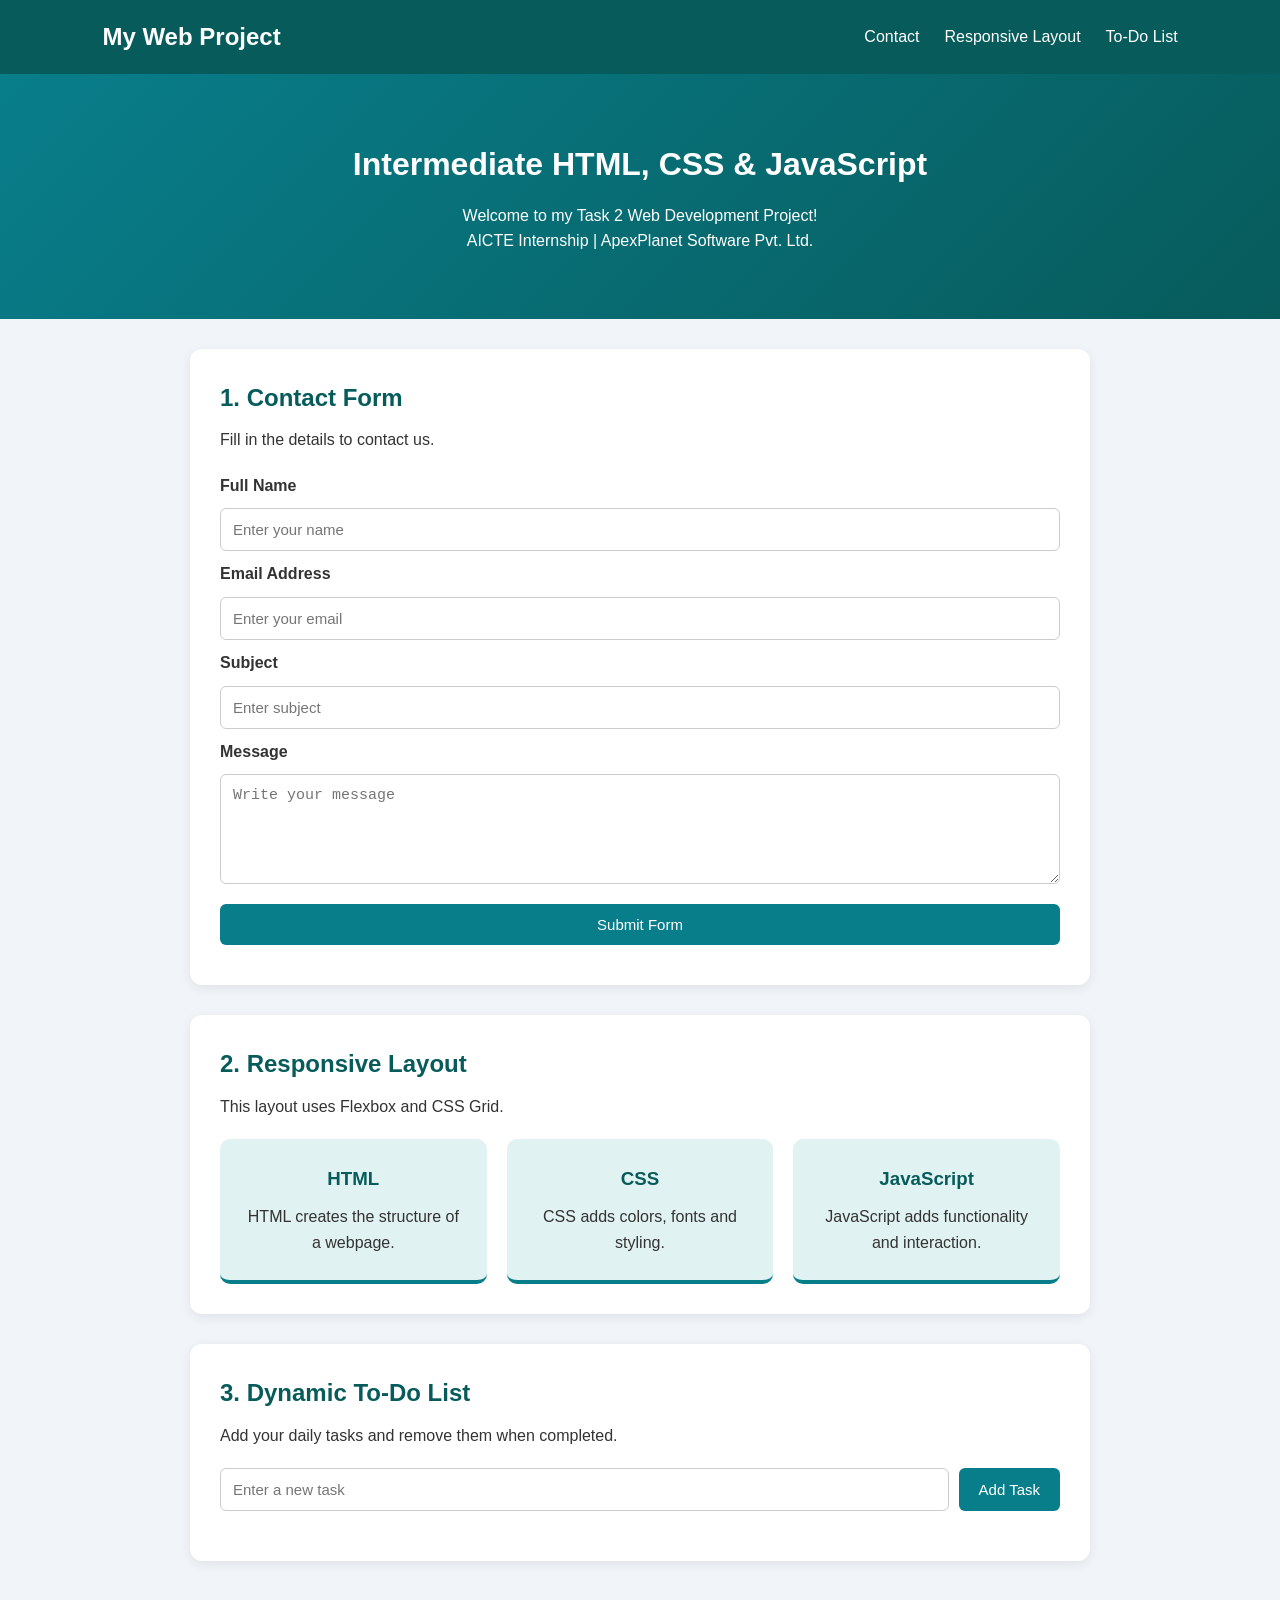
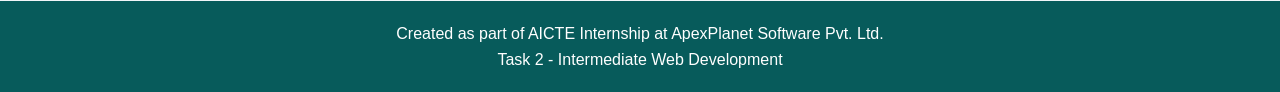
<file: Task2_WebDevelopment/index.html>
<!DOCTYPE html>
<html lang="en">
<head>
    <meta charset="UTF-8">
    <meta name="viewport" content="width=device-width, initial-scale=1.0">
    <title>Task 2 - ApexPlanet Internship</title>
    <link rel="stylesheet" href="style.css">
</head>
<body>

    <!-- Navigation Bar -->
    <header>
        <nav class="navbar">
            <h2>My Web Project</h2>
            <div class="nav-links">
                <a href="#contact">Contact</a>
                <a href="#layout">Responsive Layout</a>
                <a href="#todo">To-Do List</a>
            </div>
        </nav>
    </header>

    <main>

        <!-- Introduction -->
        <section class="hero">
            <h1>Intermediate HTML, CSS & JavaScript</h1>
            <p>Welcome to my Task 2 Web Development Project!</p>
            <p>AICTE Internship | ApexPlanet Software Pvt. Ltd.</p>
        </section>

        <!-- Activity 1: Contact Form -->
        <section id="contact" class="section">
            <h2>1. Contact Form</h2>
            <p>Fill in the details to contact us.</p>

            <form id="contactForm">

                <label for="name">Full Name</label>
                <input type="text" id="name"
                       placeholder="Enter your name">

                <label for="email">Email Address</label>
                <input type="email" id="email"
                       placeholder="Enter your email">

                <label for="subject">Subject</label>
                <input type="text" id="subject"
                       placeholder="Enter subject">

                <label for="message">Message</label>
                <textarea id="message"
                          placeholder="Write your message"></textarea>

                <button type="submit">Submit Form</button>

                <p id="formMessage" aria-live="polite"></p>

            </form>
        </section>

        <!-- Activity 3: Responsive Layout -->
        <section id="layout" class="section">
            <h2>2. Responsive Layout</h2>
            <p>This layout uses Flexbox and CSS Grid.</p>

            <div class="card-container">

                <div class="card">
                    <h3>HTML</h3>
                    <p>HTML creates the structure of a webpage.</p>
                </div>

                <div class="card">
                    <h3>CSS</h3>
                    <p>CSS adds colors, fonts and styling.</p>
                </div>

                <div class="card">
                    <h3>JavaScript</h3>
                    <p>JavaScript adds functionality and interaction.</p>
                </div>

            </div>
        </section>

        <!-- Activity 4: Dynamic To-Do List -->
        <section id="todo" class="section">
            <h2>3. Dynamic To-Do List</h2>
            <p>Add your daily tasks and remove them when completed.</p>

            <div class="todo-input">
                <input type="text" id="taskInput"
                       placeholder="Enter a new task">

                <button id="addTaskBtn" type="button">
                    Add Task
                </button>
            </div>

            <ul id="taskList"></ul>

        </section>

    </main>

    <!-- Footer -->
    <footer>
        <p>Created as part of AICTE Internship at ApexPlanet Software Pvt. Ltd.</p>
        <p>Task 2 - Intermediate Web Development</p>
    </footer>

    <script src="script.js"></script>

</body>
</html>
</file>
<file: Task2_WebDevelopment/style.css>
/* General Styling */
* {
    margin: 0;
    padding: 0;
    box-sizing: border-box;
}

html {
    scroll-behavior: smooth;
}

body {
    font-family: Arial, sans-serif;
    background-color: #f1f5f9;
    color: #333;
    line-height: 1.6;
}

/* Navigation Bar - Flexbox */
.navbar {
    background-color: #075b5b;
    color: white;
    padding: 18px 8%;
    display: flex;
    justify-content: space-between;
    align-items: center;
    flex-wrap: wrap;
    gap: 15px;
}

.nav-links {
    display: flex;
    gap: 25px;
    flex-wrap: wrap;
}

.nav-links a {
    color: white;
    text-decoration: none;
}

.nav-links a:hover {
    color: #a7f3d0;
}

/* Hero Section */
.hero {
    background: linear-gradient(135deg, #087e8b, #075b5b);
    color: white;
    text-align: center;
    padding: 65px 20px;
}

.hero h1 {
    font-size: 32px;
    margin-bottom: 12px;
}

/* Common Sections */
.section {
    background-color: white;
    max-width: 900px;
    margin: 30px auto;
    padding: 30px;
    border-radius: 12px;
    box-shadow: 0 3px 12px rgba(0,0,0,0.08);
}

.section h2 {
    color: #075b5b;
    margin-bottom: 10px;
}

/* Contact Form */
form {
    display: flex;
    flex-direction: column;
    margin-top: 20px;
    gap: 10px;
}

label {
    font-weight: bold;
}

input, textarea {
    padding: 12px;
    border: 1px solid #ccc;
    border-radius: 6px;
    font-size: 15px;
    width: 100%;
}

textarea {
    min-height: 110px;
    resize: vertical;
}

input:focus, textarea:focus {
    outline: 2px solid #0d9488;
    border-color: #0d9488;
}

button {
    background-color: #087e8b;
    color: white;
    border: none;
    padding: 12px 20px;
    border-radius: 6px;
    cursor: pointer;
    font-size: 15px;
    margin-top: 10px;
}

button:hover {
    background-color: #075b5b;
}

#formMessage {
    font-weight: bold;
}

/* Responsive Cards - CSS Grid */
.card-container {
    display: grid;
    grid-template-columns: repeat(3, 1fr);
    gap: 20px;
    margin-top: 20px;
}

.card {
    background-color: #e0f2f1;
    padding: 25px;
    border-radius: 10px;
    text-align: center;
    border-bottom: 4px solid #087e8b;
}

.card h3 {
    color: #075b5b;
    margin-bottom: 10px;
}

/* To-Do List */
.todo-input {
    display: flex;
    gap: 10px;
    margin-top: 20px;
}

.todo-input input {
    flex: 1;
}

.todo-input button {
    margin-top: 0;
}

#taskList {
    list-style: none;
    margin-top: 20px;
}

#taskList li {
    background-color: #e0f2f1;
    padding: 12px;
    margin-bottom: 10px;
    border-radius: 6px;
    display: flex;
    justify-content: space-between;
    align-items: center;
    gap: 10px;
    overflow-wrap: anywhere;
}

#taskList li button {
    background-color: #dc3545;
    padding: 7px 12px;
    margin: 0;
    flex-shrink: 0;
}

#taskList li button:hover {
    background-color: #a71d2a;
}

/* Footer */
footer {
    background-color: #075b5b;
    color: white;
    text-align: center;
    padding: 20px;
    margin-top: 40px;
}

/* Responsive Design */
@media (max-width: 768px) {

    .navbar {
        flex-direction: column;
    }

    .card-container {
        grid-template-columns: repeat(2, 1fr);
    }

    .section {
        margin: 20px;
    }
}

@media (max-width: 500px) {

    .card-container {
        grid-template-columns: 1fr;
    }

    .todo-input {
        flex-direction: column;
    }

    .hero h1 {
        font-size: 24px;
    }

    .nav-links {
        justify-content: center;
        gap: 15px;
    }
}
</file>
